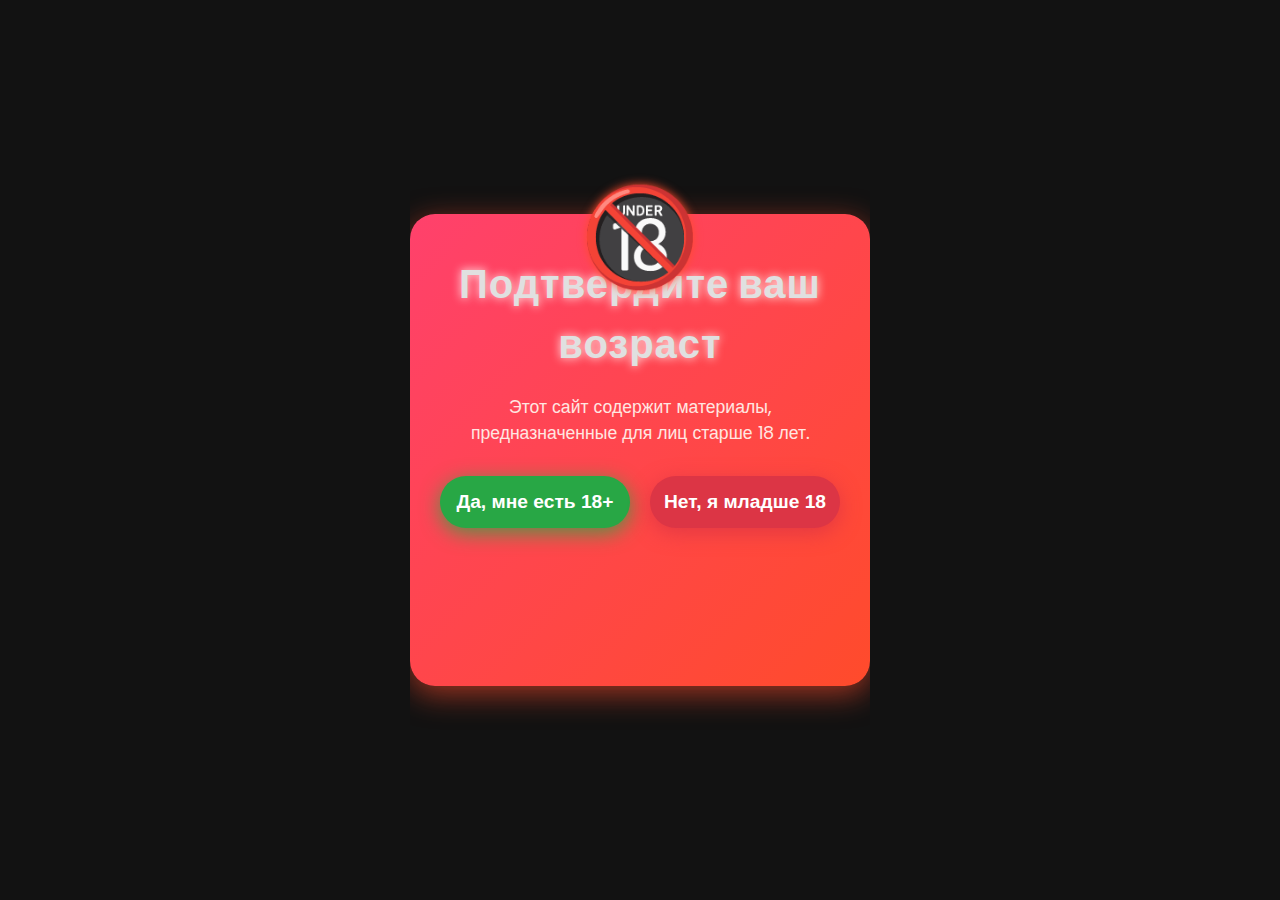
<file: index.html>
<!DOCTYPE html>
<html lang="ru">
<head>
<meta charset="UTF-8" />
<meta name="viewport" content="width=device-width, initial-scale=1" />
<title>Подтверждение возраста 18+</title>
<style>
  @import url('https://fonts.googleapis.com/css2?family=Poppins:wght@600&display=swap');

  body, html {
    margin: 0; padding: 0;
    height: 100%;
    font-family: 'Poppins', sans-serif;
    background: #121212;
    color: #e0e0e0;
    display: flex;
    justify-content: center;
    align-items: center;
    text-align: center;
    overflow: hidden;
  }

  .wrapper {
    background: linear-gradient(135deg, #ff416c, #ff4b2b);
    border-radius: 25px;
    padding: 40px 30px;
    max-width: 400px;
    width: 90vw;
    box-shadow: 0 8px 30px rgba(255,75,43,0.6);
    position: relative;
  }

  .wrapper::before {
    content: '🔞';
    font-size: 6rem;
    position: absolute;
    top: -50px;
    left: 50%;
    transform: translateX(-50%);
    filter: drop-shadow(0 0 5px #ff4b2b);
    user-select: none;
  }

  h2 {
    margin-top: 0;
    font-size: 2.5rem;
    margin-bottom: 20px;
    letter-spacing: 1px;
    text-shadow: 0 0 10px #fff3f0;
  }

  p {
    font-size: 1.1rem;
    margin-bottom: 30px;
    color: #ffe6e1;
  }

  .buttons {
    display: flex;
    gap: 20px;
    justify-content: center;
    flex-wrap: wrap;
  }

  button {
    flex: 1 1 120px;
    padding: 15px 0;
    font-size: 1.2rem;
    font-weight: 700;
    border: none;
    border-radius: 50px;
    cursor: pointer;
    transition: all 0.3s ease;
    box-shadow: 0 5px 15px rgba(255, 75, 43, 0.6);
    color: white;
    user-select: none;
  }

  button.yes {
    background: #28a745;
    box-shadow: 0 5px 20px #28a745cc;
  }

  button.yes:hover {
    background: #1e7e34;
    box-shadow: 0 8px 25px #1e7e34dd;
    transform: scale(1.1);
  }

  button.no {
    background: #dc3545;
    box-shadow: 0 5px 20px #dc3545cc;
  }

  button.no:hover {
    background: #a71d2a;
    box-shadow: 0 8px 25px #a71d2add;
    transform: scale(1.1);
  }

  button:active {
    transform: scale(0.95);
    box-shadow: 0 3px 10px rgba(0,0,0,0.4);
  }

  .deny-message {
    margin-top: 30px;
    font-size: 1.2rem;
    color: #ffb3b3;
    font-weight: 600;
    opacity: 0;
    transition: opacity 0.4s ease;
  }

  .deny-message.visible {
    opacity: 1;
  }

  @media (max-width: 480px) {
    h2 {
      font-size: 2rem;
    }

    .buttons {
      gap: 15px;
    }

    button {
      font-size: 1rem;
      padding: 12px 0;
      flex-basis: 100%;
    }
  }
</style>
</head>
<body>

  <div class="wrapper" role="main" aria-labelledby="header" aria-describedby="desc">
    <h2 id="header">Подтвердите ваш возраст</h2>
    <p id="desc">Этот сайт содержит материалы, предназначенные для лиц старше 18 лет.</p>

    <div class="buttons">
      <button class="yes" aria-label="Мне есть 18 лет, войти на сайт">Да, мне есть 18+</button>
      <button class="no" aria-label="Мне нет 18 лет, покинуть сайт">Нет, я младше 18</button>
    </div>

    <p class="deny-message" role="alert" aria-live="polite">Извините, доступ запрещён. Вы будете перенаправлены...</p>
  </div>

  <script>
    const yesBtn = document.querySelector('button.yes');
    const noBtn = document.querySelector('button.no');
    const denyMsg = document.querySelector('.deny-message');

    yesBtn.addEventListener('click', () => {
      yesBtn.disabled = true;
      noBtn.disabled = true;
      yesBtn.textContent = 'Добро пожаловать!';
      setTimeout(() => {
        window.location.href = './html/osnova.html';
      }, 800);
    });

    noBtn.addEventListener('click', () => {
      denyMsg.classList.add('visible');
      yesBtn.disabled = true;
      noBtn.disabled = true;
      setTimeout(() => {
        alert('Доступ разрешён только для пользователей 18+');
        window.location.href = 'https://www.google.com';
      }, 3000);
    });
  </script>

</body>
</html>
</file>
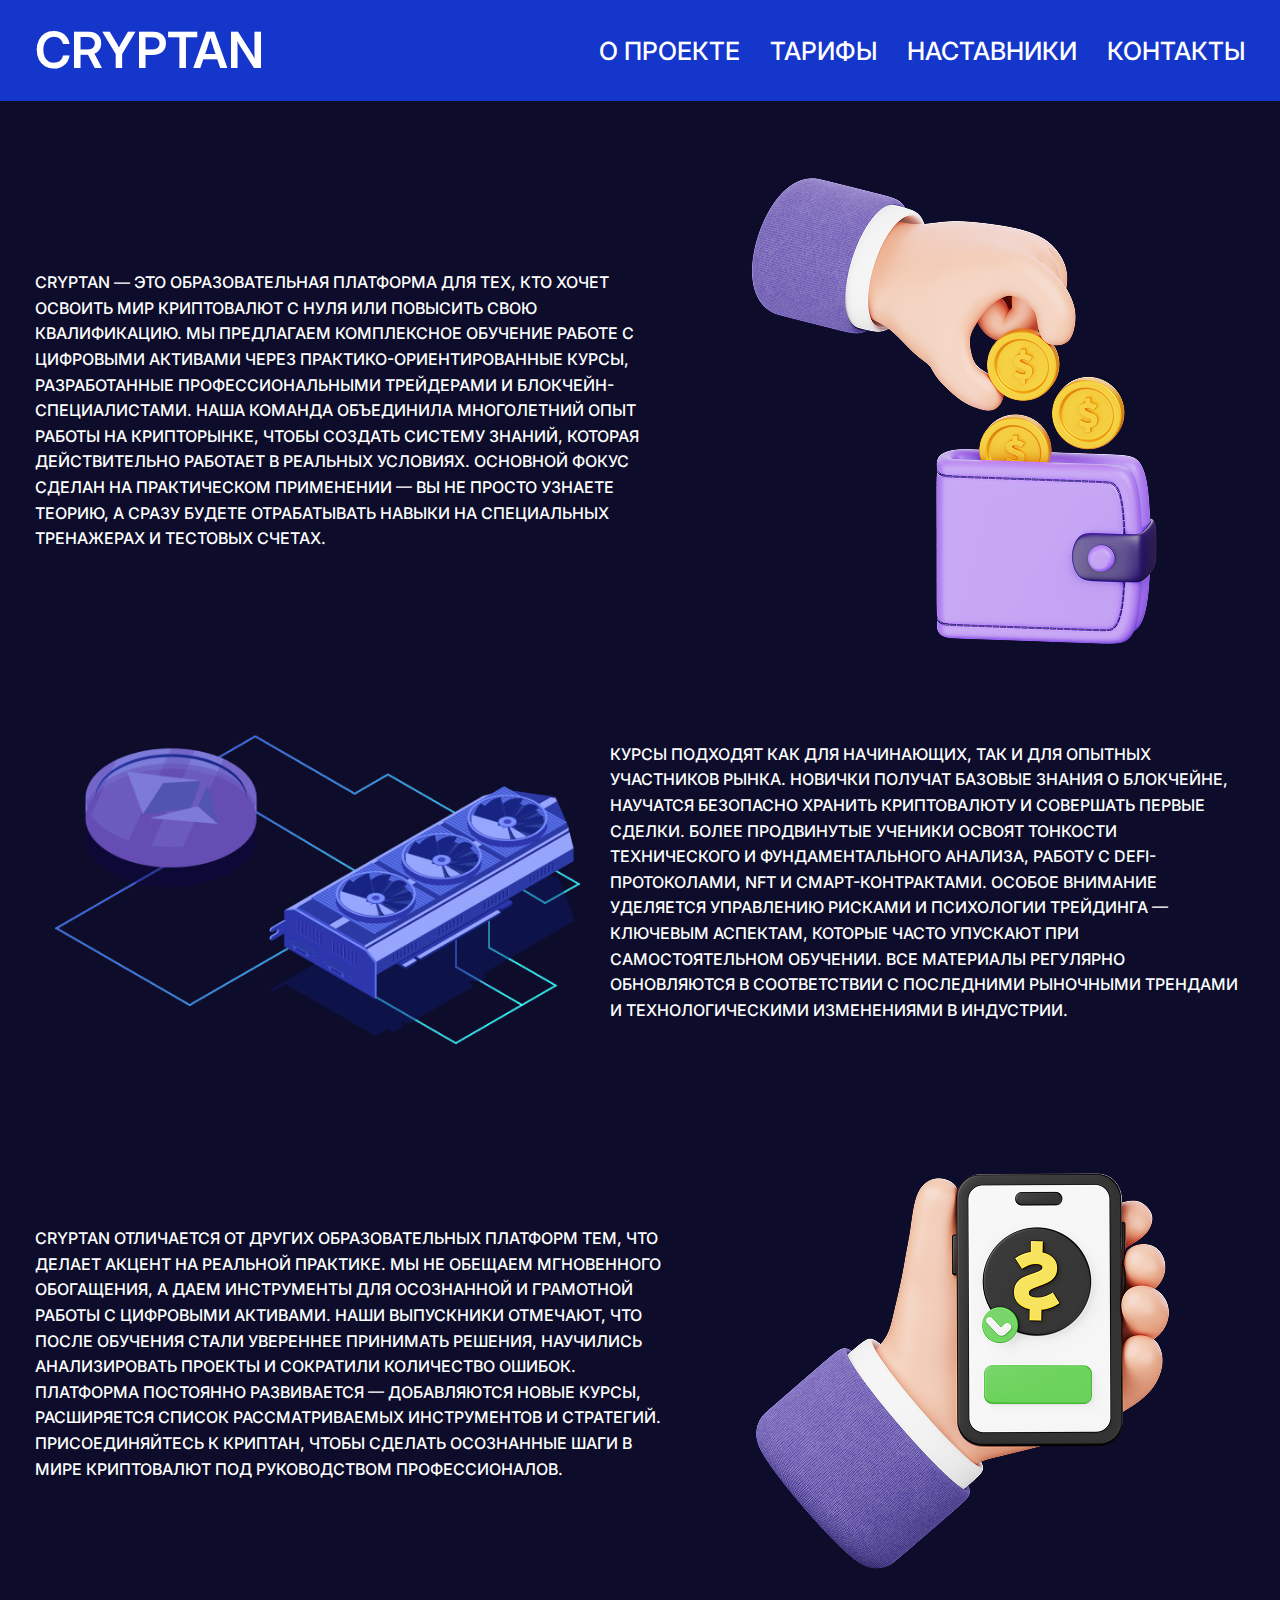
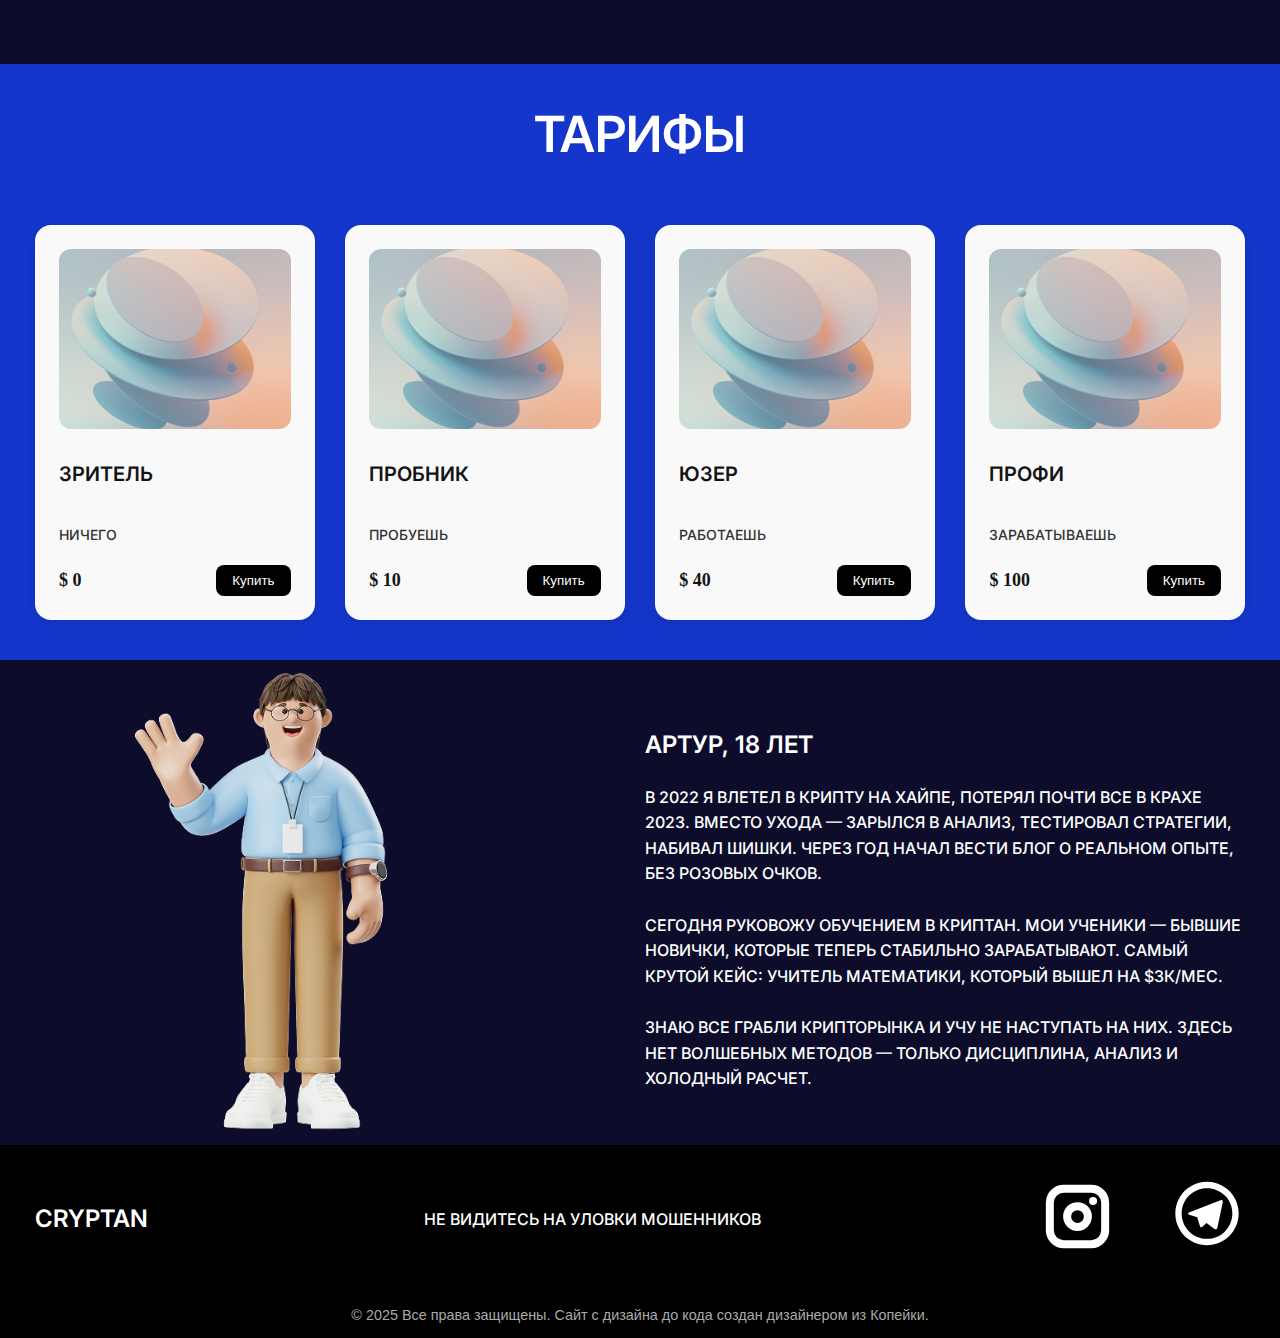
<file: html/osnova.html>
<!DOCTYPE html>
<html lang="ru">
<head>
    <meta charset="UTF-8">
    <meta name="viewport" content="width=device-width, initial-scale=1.0">
    <link rel="stylesheet" href="../css/style.css">
    <style>
@import url('https://fonts.googleapis.com/css2?family=Inter:ital,opsz,wght@0,14..32,100..900;1,14..32,100..900&display=swap');
</style>
    <title>CRYPTAN</title>
</head>
<body>

       <div class="container header__container">
      <h1 class="header__title">CRYPTAN</h1>
      <ul class="nav">
        <li><a href="#hero">о проекте</a></li>
        <li><a href="#tarif">тарифы</a></li>
        <li><a href="#coach">наставники</a></li>
        <li><a href="#contact">контакты</a></li>
      </ul>
    </div>

    <div class="container hero_container" id="hero">

        <div class="hero--modificator">
            <p>Cryptan — это образовательная платформа для тех, кто хочет освоить мир криптовалют с нуля или повысить свою квалификацию. Мы предлагаем комплексное обучение работе с цифровыми активами через практико-ориентированные курсы, разработанные профессиональными трейдерами и блокчейн-специалистами. Наша команда объединила многолетний опыт работы на крипторынке, чтобы создать систему знаний, которая действительно работает в реальных условиях. Основной фокус сделан на практическом применении — вы не просто узнаете теорию, а сразу будете отрабатывать навыки на специальных тренажерах и тестовых счетах.</p>
            <img src="../img/1.png" alt="">
        </div>

        <div class="hero--modificator">
            <img src="../img/2.png" alt="">
            <p>Курсы подходят как для начинающих, так и для опытных участников рынка. Новички получат базовые знания о блокчейне, научатся безопасно хранить криптовалюту и совершать первые сделки. Более продвинутые ученики освоят тонкости технического и фундаментального анализа, работу с DeFi-протоколами, NFT и смарт-контрактами. Особое внимание уделяется управлению рисками и психологии трейдинга — ключевым аспектам, которые часто упускают при самостоятельном обучении. Все материалы регулярно обновляются в соответствии с последними рыночными трендами и технологическими изменениями в индустрии.</p>
        </div>

        <div class="hero--modificator">
            <p>cryptan отличается от других образовательных платформ тем, что делает акцент на реальной практике. Мы не обещаем мгновенного обогащения, а даем инструменты для осознанной и грамотной работы с цифровыми активами. Наши выпускники отмечают, что после обучения стали увереннее принимать решения, научились анализировать проекты и сократили количество ошибок. Платформа постоянно развивается — добавляются новые курсы, расширяется список рассматриваемых инструментов и стратегий. Присоединяйтесь к Криптан, чтобы сделать осознанные шаги в мире криптовалют под руководством профессионалов.</p>
            <img src="../img/3.png" alt="">
        </div>

    </div>

    <div class="container sell__container" id="tarif">
  <div>
    <h1 class="text--h1--tarif">Тарифы</h1>
  </div>

  <div class="card">
    <img src="../img/52.png" alt="Тариф 1">
    <h1 class="text--h1">Зритель</h1>
    <p>Ничего</p>
    <div class="card__bottom">
      <span class="price">$ 0</span>
      <a href="../html/404.html"><button>Купить</button></a>
    </div>
  </div>

  <div class="card">
    <img src="../img/52.png" alt="Тариф 2">
    <h1 class="text--h1">Пробник</h1>
    <p>Пробуешь</p>
    <div class="card__bottom">
      <span class="price">$ 10</span>
      <a href="../html/404.html"><button>Купить</button></a>
    </div>
  </div>

  <div class="card">
    <img src="../img/52.png" alt="Тариф 3">
    <h1 class="text--h1">Юзер</h1>
    <p>Работаешь</p>
    <div class="card__bottom">
      <span class="price">$ 40</span>
      <a href="../html/404.html"><button>Купить</button></a>
    </div>
  </div>

  <div class="card">
    <img src="../img/52.png" alt="Тариф 4">
    <h1 class="text--h1">Профи</h1>
    <p>Зарабатываешь</p>
    <div class="card__bottom">
      <span class="price">$ 100</span>
      <a href="../html/404.html"><button>Купить</button></a>
    </div>
  </div>
</div>


<div class="container info__container" id="coach">
  <img src="../img/4.png" alt="Артур">
  <div class="info__text">
    <h1>артур, 18 лет</h1>
    <p>
      В 2022 я влетел в крипту на хайпе, потерял почти все в крахе 2023. Вместо ухода — зарылся в анализ,
      тестировал стратегии, набивал шишки. Через год начал вести блог о реальном опыте, без розовых очков.
      <br><br>
      Сегодня руковожу обучением в Криптан. Мои ученики — бывшие новички, которые теперь стабильно зарабатывают.
      Самый крутой кейс: учитель математики, который вышел на $3к/мес.
      <br><br>
      Знаю все грабли крипторынка и учу не наступать на них. Здесь нет волшебных методов — только дисциплина,
      анализ и холодный расчет.
    </p>
  </div>
</div>

    <div class="container footer__container" id="contact">
        <div class="footer__top">
        <h1>
            CRYPTAN
        </h1>

        <p>
            не видитесь на уловки мошенников
        </p>

        <div class="contact--footer">
           <a href="https://www.instagram.com/arthuryakush/"><svg class="footer-icon" width="83" height="83" viewBox="0 0 83 83" fill="none" xmlns="http://www.w3.org/2000/svg">
<g clip-path="url(#clip0_15_87)">
<path d="M55.3335 13.8333H27.6668C20.0269 13.8333 13.8335 20.0266 13.8335 27.6666V55.3333C13.8335 62.9732 20.0269 69.1666 27.6668 69.1666H55.3335C62.9734 69.1666 69.1668 62.9732 69.1668 55.3333V27.6666C69.1668 20.0266 62.9734 13.8333 55.3335 13.8333Z" stroke="white" stroke-width="8" stroke-linecap="round" stroke-linejoin="round"/>
<path d="M41.5 51.875C47.23 51.875 51.875 47.23 51.875 41.5C51.875 35.77 47.23 31.125 41.5 31.125C35.77 31.125 31.125 35.77 31.125 41.5C31.125 47.23 35.77 51.875 41.5 51.875Z" stroke="white" stroke-width="8" stroke-linecap="round" stroke-linejoin="round"/>
<path d="M57.0625 25.9375V25.9415" stroke="white" stroke-width="8" stroke-linecap="round" stroke-linejoin="round"/>
</g>
<defs>
<clipPath id="clip0_15_87">
<rect width="83" height="83" fill="white"/>
</clipPath>
</defs>
</svg></a> 

<a href="https://t.me/arthuryakush"><svg class="footer-icon" width="76" height="77" viewBox="0 0 76 77" fill="none" xmlns="http://www.w3.org/2000/svg">
<g clip-path="url(#clip0_15_88)">
<path d="M38.0002 63.8332C44.719 63.8332 51.1626 61.1642 55.9135 56.4133C60.6645 51.6624 63.3335 45.2187 63.3335 38.4999C63.3335 31.7811 60.6645 25.3375 55.9135 20.5865C51.1626 15.8356 44.719 13.1666 38.0002 13.1666C31.2813 13.1666 24.8377 15.8356 20.0868 20.5865C15.3359 25.3375 12.6668 31.7811 12.6668 38.4999C12.6668 45.2187 15.3359 51.6624 20.0868 56.4133C24.8377 61.1642 31.2813 63.8332 38.0002 63.8332ZM38.0002 70.1666C20.5107 70.1666 6.3335 55.9894 6.3335 38.4999C6.3335 21.0104 20.5107 6.83325 38.0002 6.83325C55.4897 6.83325 69.6668 21.0104 69.6668 38.4999C69.6668 55.9894 55.4897 70.1666 38.0002 70.1666ZM28.1518 42.2049L20.2415 39.7381C18.5315 39.2156 18.522 38.0376 20.6247 37.1921L51.4458 25.2854C53.235 24.5571 54.2483 25.4786 53.6688 27.7871L48.4217 52.5504C48.0543 54.3143 46.9935 54.7354 45.521 53.9216L37.4428 47.9429L33.6777 51.5782C33.2913 51.9519 32.9778 52.2718 32.3825 52.3509C31.7903 52.4333 31.3027 52.2559 30.9448 51.2743L28.1898 42.1828L28.1518 42.2081V42.2049Z" fill="white"/>
</g>
<defs>
<clipPath id="clip0_15_88">
<rect width="76" height="76" fill="white" transform="translate(0 0.5)"/>
</clipPath>
</defs>
</svg></a>

        </div>
    </div>
</div>

<div class="container site-footer">
     © 2025 Все права защищены. Сайт с дизайна до кода создан дизайнером из Копейки.
</div>

</body>
</html>
</file>
<file: css/style.css>
* {
	margin: 0;
  padding: 0;
	box-sizing: border-box;
}

.container{
    max-width: 1440px;
    margin: 0 auto;
    width: 100%;
}

.header__container {
  display: flex;
  justify-content: space-between;
  align-items: center;
  padding: 20px 0;
  background-color: #1436CA;
}


.header__title {
  margin-left: 35px;
}


.nav {
  display: flex;
  gap: 30px; 
  list-style: none;
  margin-right: 35px;
  font-family: 'Inter';
  font-style: normal;
  font-weight: 500;
  font-size: 25px;
  line-height: 30px;
  text-transform: uppercase;
  color: #FFFFFF;
}

.nav li a {
  text-decoration: none;
  color: inherit;
  transition: all 0.3s ease;
}

.nav li a:hover {
  text-decoration: underline; 
}


.hero_container {
  display: flex;
  flex-direction: column;
  padding: 20px 0;
  background-color: #0D0D2B;
}

.hero--modificator {
  display: flex;
  align-items: center;
  justify-content: space-between;
  gap: 30px;
  padding: 20px 35px;
}

.hero--modificator p {
  flex: 1;
  font-size: 16px;
  line-height: 1.6;
}

.hero--modificator img {
  max-width: 45%;
  height: auto;
  display: block;
  object-fit: contain;
}

.sell__container {
  padding: 40px 35px;
  display: flex;
  flex-wrap: wrap;
  gap: 30px;
  justify-content: space-between;
  background-color: #1436CA;
}

.sell__container > div:first-child {
  width: 100%;
  margin-bottom: 30px;
}

.card {
  background-color: #f9f9f9;
  border-radius: 16px;
  padding: 24px;
  width: calc(25% - 23px);
  box-shadow: 0 4px 12px rgba(0,0,0,0.08);
  display: flex;
  flex-direction: column;
  gap: 15px;
  transition: transform 0.3s ease, box-shadow 0.3s ease;
}

.card:hover {
  transform: translateY(-5px);
  box-shadow: 0 6px 18px rgba(0,0,0,0.1);
}

.card img {
  width: 100%;
  height: 180px;
  object-fit: cover;
  border-radius: 12px;
}

.card h1 {
  font-size: 20px;
  margin: 0;
}

.card p {
  font-size: 14px;
  color: #333;
}

.card__bottom {
  margin-top: auto;
  display: flex;
  justify-content: space-between;
  align-items: center;
}

.card__bottom .price {
  font-weight: bold;
  font-size: 18px;
}

.card__bottom button {
  padding: 8px 16px;
  border: none;
  border-radius: 8px;
  background-color: #000;
  color: #fff;
  cursor: pointer;
  transition: background-color 0.3s ease;
}

.card__bottom button:hover {
  background-color: #444;
}

.info__container {
  display: flex;
  align-items: center;
  justify-content: space-between;
  padding: 0 35px;
  gap: 126px;
  background-color: #0D0D2B;
}

.info__container img {
  width: 40%;
  max-width: 500px;
  height: auto;
  border-radius: 16px; 
  object-fit: cover;
}

.info__text {
  flex: 1;
}

.info__text h1 {
  font-size: 24px;
  margin-bottom: 10px;
}

.info__text p {
  font-size: 16px;
  line-height: 1.6;
}

.footer__container {
  padding: 30px 35px;
  background-color: #000;
  color: #fff;
}

.footer__top {
  display: flex;
  justify-content: space-between;
  align-items: center;
  flex-wrap: wrap;
  gap: 20px;
}

.footer__top h1 {
  font-size: 24px;
  margin: 0;
}

.footer__top p {
  font-size: 16px;
  margin: 0;
}

.contact--footer {
  display: flex;
  gap: 50px;
}

.contact--footer a {
  display: inline-block;
  transition: transform 0.3s ease;
}

.contact--footer a:hover {
  transform: scale(1.05);
}

.footer-icon path {
  transition: fill 0.3s ease, stroke 0.3s ease;
}

.footer-icon:hover path {
  fill: #FFD700;     
  stroke: #FFD700;   
}


h1{
    font-family: 'Inter';
    font-style: normal;
    font-weight: 600;
    font-size: 50px;
    line-height: 61px;
    text-transform: uppercase;
    color: #FFFFFF;
}

p{
    font-family: 'Inter';
    font-style: normal;
    font-weight: 500;
    font-size: 25px;
    line-height: 30px;
    text-transform: uppercase;
    color: #FFFFFF;
}

.price{
    font-family: 'Poppins';
    font-style: normal;
    font-weight: 500;
    font-size: 25px;
    color: #141416;
}

.text--h1{
    color: #141416;
}

.text--h1--tarif{
    text-align: center;
}

.site-footer {
  background-color: #000;
  color: #aaa;
  text-align: center;
  padding: 15px 10px;
  font-family: 'Segoe UI', Tahoma, Geneva, Verdana, sans-serif;
  font-size: 0.9rem;
  user-select: none;
}

@media (max-width: 1024px) {
  .header__title {
    margin-left: 25px;
  }

  .nav {
    gap: 20px;
    margin-right: 25px;
  }

  .hero--modificator {
    gap: 25px;
    padding: 20px 30px;
  }

  .hero--modificator img {
    max-width: 40%;
  }

  .hero--modificator p {
    font-size: 15px;
  }

  .card {
    width: calc(33.333% - 20px);
  }

  .info__container {
    gap: 80px;
  }

  .info__text h1 {
    font-size: 22px;
  }

  .info__text p {
    font-size: 15px;
  }

}

@media (max-width: 768px) {
  .header__container {
    flex-direction: column;
    align-items: center;
    gap: 15px;
  }

  .header__title {
    margin-left: 0;
  }

  .nav {
    margin-right: 0;
  }

  .hero--modificator {
    flex-direction: column;
    align-items: center;
    text-align: center;
    gap: 20px;
    padding: 20px 25px;
  }

  .hero--modificator img {
    max-width: 80%;
  }

  .hero--modificator p {
    font-size: 15px;
  }

   .card {
    width: calc(50% - 15px);
  }

    .info__container {
    flex-direction: column;
    padding: 20px 25px;
    gap: 30px;
    text-align: center;
  }

  .info__container img {
    width: 80%;
  }

  .info__text h1 {
    font-size: 20px;
  }

  .info__text p {
    font-size: 15px;
  }

}

@media (max-width: 576px) {
  .nav {
    flex-direction: column;
    align-items: center;
    gap: 10px;
  }

  .hero--modificator {
    padding: 15px 20px;
    gap: 15px;
  }

  .hero--modificator img {
    max-width: 100%;
  }

  .hero--modificator p {
    font-size: 14px;
  }

   .card {
    width: 100%;
  }

  .card__bottom {
    flex-direction: column;
    align-items: flex-start;
    gap: 10px;
  }

  .card__bottom button {
    align-self: flex-end;
  }

  .info__container {
    padding: 15px 20px;
    gap: 25px;
  }

  .info__container img {
    width: 100%;
  }

  .info__text p {
    font-size: 14px;
  }

  .site-footer {
    font-size: 0.8rem;
    padding: 12px 8px;
  }
}

@media (max-width: 320px) {
  .nav {
    font-size: 14px;
  }

  .header__title {
    font-size: 14px;
  }

  .hero--modificator {
    padding: 15px 15px;
  }

  .hero--modificator p {
    font-size: 13px;
  }

   .card h1 {
    font-size: 18px;
  }

  .card p {
    font-size: 13px;
  }

  .card__bottom .price {
    font-size: 16px;
  }

   .info__text h1 {
    font-size: 18px;
  }

  .info__text p {
    font-size: 13px;
  }

}
</file>
